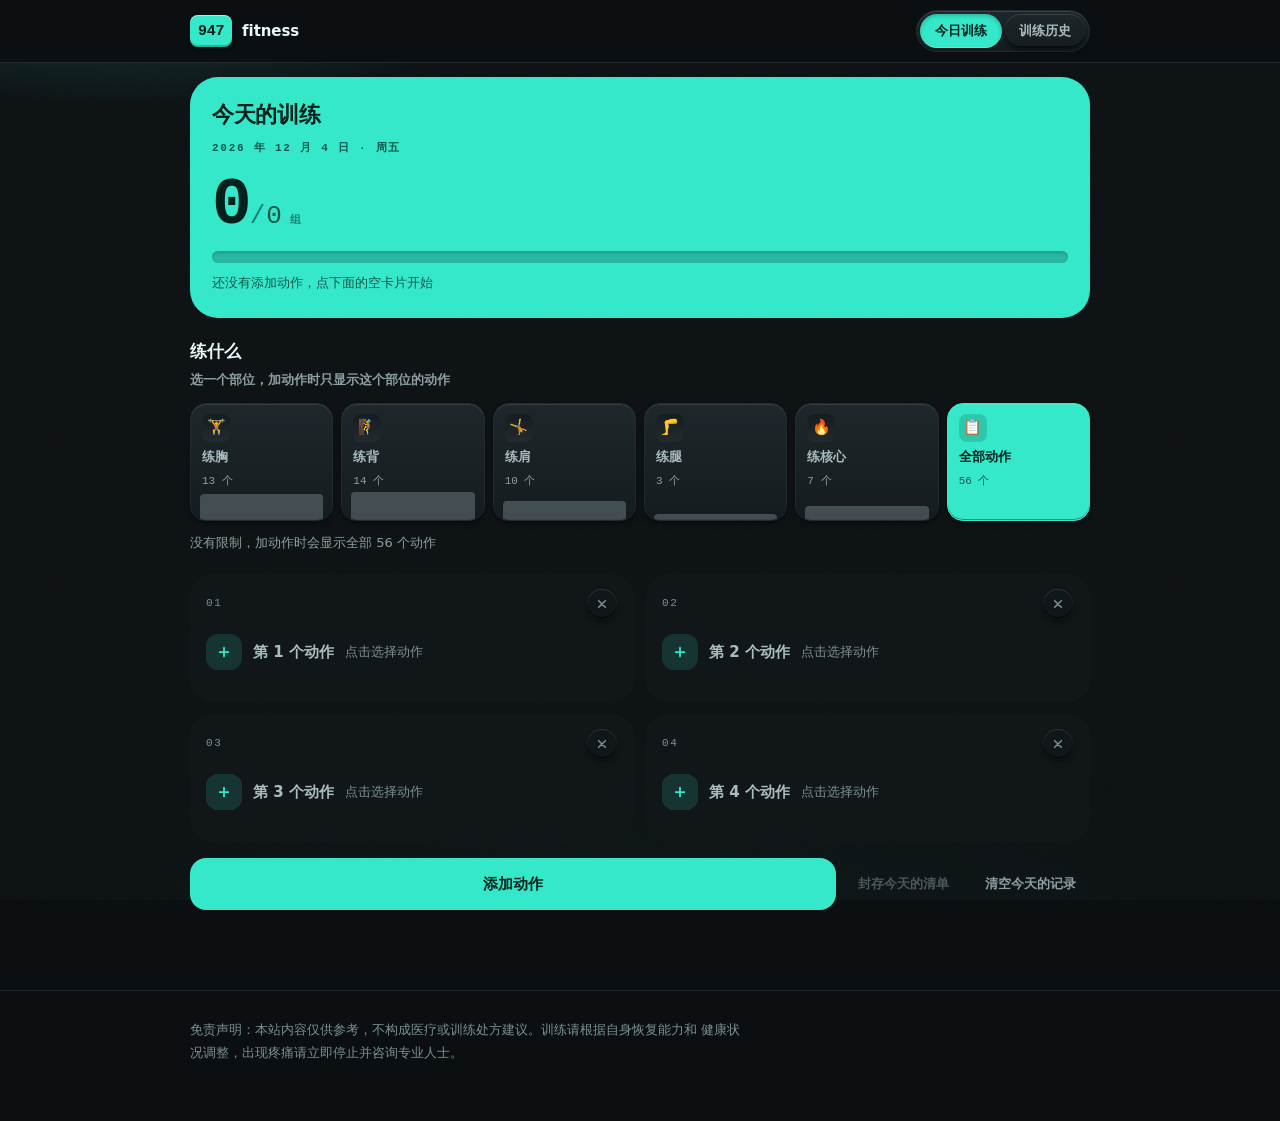
<file: index.html>
<!DOCTYPE html>
<html lang="zh-CN">
<head>
<meta charset="UTF-8">
<meta name="viewport" content="width=device-width, initial-scale=1">
<title>今日训练 · 947fitness</title>
<meta name="description" content="选今天练哪个部位，安排具体动作，点亮每一组记录完成进度。">
<link rel="icon" href="favicon.svg" type="image/svg+xml">
<meta property="og:type" content="website">
<meta property="og:title" content="947fitness · 今日训练">
<meta property="og:description" content="选部位 → 加动作 → 点圆点记组数。把每一次训练都留下来。">
<meta property="og:locale" content="zh_CN">
<meta name="twitter:card" content="summary">
<link rel="stylesheet" href="style.css">
</head>
<body>

<a class="skip-link" href="#main">跳到主要内容</a>

<header class="site-header">
  <div class="wrap header-row">
    <h1><a href="index.html"><span class="brand-mark">947</span><span class="brand-text">fitness</span></a></h1>
    <nav class="site-nav">
      <a href="index.html" class="active">今日训练</a>
      <a href="history.html">训练历史</a>
    </nav>
  </div>
</header>

<main class="wrap" id="main">

  <div class="plan-layout">
    <div class="plan-main">

      <section class="plan-head">
        <h1 class="plan-title">今天的训练</h1>
        <p class="plan-date" id="plan-date"></p>
      </section>

      <section class="meter" id="meter">
        <div class="meter-top">
          <span class="meter-num"><b id="meter-done">0</b><i>/</i><em id="meter-total">0</em></span>
          <span class="meter-unit">组</span>
          <span class="meter-pct" id="meter-pct"></span>
        </div>
        <div class="plan-progress">
          <div class="plan-progress-bar" id="progress-bar"></div>
        </div>
        <div class="meter-foot">
          <p class="plan-sub" id="plan-sub"></p>
          <button type="button" class="meter-out" id="output-card" hidden>输出记录</button>
        </div>
      </section>

      <section class="focus-card">
        <h2 class="focus-title">练什么</h2>
        <p class="focus-sub">选一个部位，加动作时只显示这个部位的动作</p>
        <div class="focus-list" id="focus-list"></div>
        <p class="focus-note" id="focus-note"></p>
      </section>

      <section class="plan-list" id="plan-list"></section>

      <div class="plan-foot">
        <button type="button" class="add-card" id="add-card">添加动作</button>
        <button type="button" class="seal" id="seal-day">封存今天的清单</button>
        <button type="button" class="reset" id="clear-plan">清空今天的记录</button>
      </div>

    </div>
  </div>

</main>

<!-- 选择动作：居中面板 -->
<div class="overlay" id="overlay" hidden>
  <div class="picker-panel" id="picker-panel">
    <div class="picker-panel-head">
      <input id="pick-q" type="search" autocomplete="off" placeholder="搜索动作…">
      <button type="button" id="pick-close" aria-label="关闭">✕</button>
    </div>
    <div class="pick-range" id="pick-range"></div>
    <div class="pick-quick" id="pick-quick"></div>
    <div class="pick-list" id="pick-list"></div>
  </div>
</div>

<!-- 今天这张记录：读数快照（封存之后才给输出） -->
<div class="overlay" id="card-overlay" hidden>
  <div class="card-panel">
    <div class="card-panel-head">
      <h2 class="card-panel-title">今天这张记录</h2>
      <button type="button" class="card-close" id="card-close" aria-label="关闭">✕</button>
    </div>
    <div class="card-stage">
      <canvas id="card-canvas" width="1080" height="1350" role="img"
              aria-label="今天的训练记录卡"></canvas>
    </div>
    <p class="card-hint" id="card-hint"></p>
    <div class="card-actions">
      <button type="button" class="card-save" id="card-save">保存图片</button>
      <button type="button" class="card-copy" id="card-copy">复制文字</button>
    </div>
  </div>
</div>

<footer class="site-footer">
  <div class="wrap">
    <p>
      免责声明：本站内容仅供参考，不构成医疗或训练处方建议。训练请根据自身恢复能力和
      健康状况调整，出现疼痛请立即停止并咨询专业人士。
    </p>
  </div>
</footer>

<script src="exercises.js"></script>
<script src="search-core.js"></script>
<script src="history.js"></script>
<script src="card.js"></script>
<script src="plan-page.js"></script>
</body>
</html>
</file>
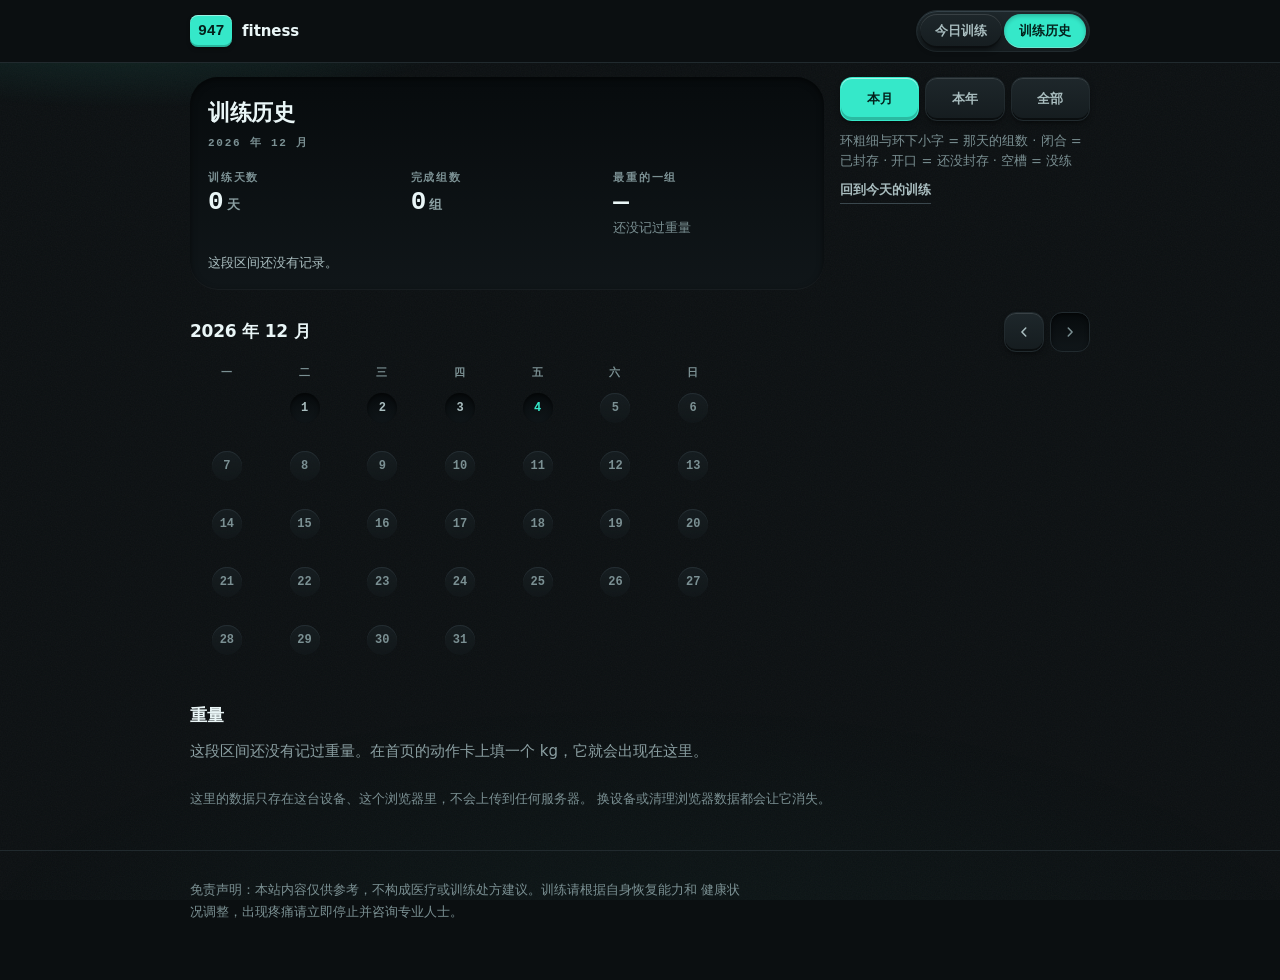
<file: history.html>
<!DOCTYPE html>
<html lang="zh-CN">
<head>
<meta charset="UTF-8">
<meta name="viewport" content="width=device-width, initial-scale=1">
<title>训练历史 · 947fitness</title>
<meta name="description" content="每一天是一枚环：闭合的是你确认过的一天，开口的是还开着的那一天。">
<link rel="icon" href="favicon.svg" type="image/svg+xml">
<meta property="og:type" content="website">
<meta property="og:title" content="947fitness · 训练历史">
<meta property="og:description" content="一页看完这个月：哪天练了、哪天断了、今天还开着。">
<meta property="og:locale" content="zh_CN">
<meta name="twitter:card" content="summary">
<link rel="stylesheet" href="style.css">
</head>
<body>

<a class="skip-link" href="#main">跳到主要内容</a>

<header class="site-header">
  <div class="wrap header-row">
    <h1><a href="index.html"><span class="brand-mark">947</span><span class="brand-text">fitness</span></a></h1>
    <nav class="site-nav">
      <a href="index.html">今日训练</a>
      <a href="history.html" class="active">训练历史</a>
    </nav>
  </div>
</header>

<main class="wrap" id="main">

  <div class="ledger-layout">

    <!-- 铭牌：挖出来的凹槽，数字刻在里面 -->
    <section class="ledger">
      <h1 class="ledger-title">训练历史</h1>
      <p class="ledger-range" id="ledger-range"></p>
      <div class="ledger-nums" id="ledger-nums"></div>
      <p class="ledger-cmp" id="ledger-cmp"></p>
    </section>

    <!-- 区间：本月 / 本年 / 全部 -->
    <section class="ledger-side">
      <div class="range-switch" id="range-switch"></div>
      <p class="ledger-legend" id="ledger-legend"></p>
      <a class="ledger-back" href="index.html">回到今天的训练</a>
    </section>

  </div>

  <!-- 主区：月 = 环历，年 = 12 栏柱阵，全部 = 年份清单 -->
  <section class="board" id="board" aria-live="polite"></section>

  <!-- 点开某一天，那天的清单就地展开 -->
  <section class="sheet" id="sheet" hidden></section>

  <!-- 重量销轨 -->
  <section class="rails" id="rails"></section>

  <!-- 清除：按当前区间（本月 / 本年 / 全部）。没有记录时这一段是空的 -->
  <section class="history-danger" id="danger"></section>

  <p class="history-note">
    这里的数据只存在这台设备、这个浏览器里，不会上传到任何服务器。
    换设备或清理浏览器数据都会让它消失。
  </p>

</main>

<footer class="site-footer">
  <div class="wrap">
    <p>
      免责声明：本站内容仅供参考，不构成医疗或训练处方建议。训练请根据自身恢复能力和
      健康状况调整，出现疼痛请立即停止并咨询专业人士。
    </p>
  </div>
</footer>

<script src="exercises.js"></script>
<script src="search-core.js"></script>
<script src="history.js"></script>
<script src="history-page.js"></script>
</body>
</html>
</file>
<file: style.css>
/* ==========================================================================
   947fitness —— 器械面板
   --------------------------------------------------------------------------
   世界：一台实心哑光的器械面板。层与层之间靠明度差和倒角受光边分开，没有半透明，没有模糊。
   材料：台面（近黑）、实体面（几档递增的实心灰）、凹槽（比台面更深）、电光青（唯一的强调）。

   规则（来自方向契约 .impeccable/surfaces/index-html.md，不要随意破坏）：
     · 全站没有 backdrop-filter，没有半透明面，没有彩色发光。层级只由明度差 + 倒角表达
     · 强调色只有一支：--accent。它只出现在 CTA、进度、点亮的组数灯、选中的部位、947 徽章
     · 全站只剩一支青：分类靠 emoji 和名字，色相不参与任何状态表达
     · 组数是页面上最大的东西，等宽数位，不回退成小字
     · 颜色不能是唯一信号：状态必须同时有文字或数字
     · 按下去必须有手感：位移 + 内阴影，过渡 80ms
   ========================================================================== */

/* --------------------------------------------------------------------------
   1. 设计变量
   -------------------------------------------------------------------------- */

:root {
  /* ---- 台面与实体面：一套实心哑光的明度阶梯 ----
     这里没有一个半透明值。层级 = 面与面的明度差 + 倒角的受光边。
     台面 → 实体面 → 更高的实体面 → 输入面，一级比一级亮；
     凹槽反而比台面更深，因为凹进去的东西受光更少。 */
  --ground:      #0B0F11;
  /* 面不是平色，是"上亮下暗"的不透明斜面——这是立体感的第一来源。
     凸起的东西上沿朝向光源，所以上面亮；凹进去的正好反过来。 */
  --panel:       linear-gradient(180deg, #1E272B 0%, #151C1F 100%);
  --panel-2:     linear-gradient(180deg, #283338 0%, #1D2629 100%);
  --panel-3:     linear-gradient(180deg, #161D20 0%, #222B2F 100%);   /* 输入面：凹的，上暗下亮 */
  --groove:      linear-gradient(180deg, #070B0D 0%, #101619 100%);   /* 凹槽：同样上暗下亮 */
  --edge-soft:   #212A2E;                   /* 实体面的常规边 */
  --edge-strong: #3A474D;                   /* 需要强调的边（空槽位虚线） */
  --edge-top:    #36434A;                   /* 上沿倒角的受光边 */
  --scrim:       rgba(4, 7, 9, .84);

  /* ---- 字 ----
     对比度按文字实际坐着的实体面算（--panel #171E21）：
     7.9 / 6.1 / 5.0:1，最低一级在地板之上。 */
  --ink:         #EAF6F7;
  --ink-2:       #A9BDBF;
  --ink-3:       #8B9FA2;
  --ink-dim:     #7B9093;

  /* ---- 电光青：唯一的强调 ---- */
  --accent:      #35E8C9;
  --accent-2:    #7CF3DE;
  --accent-ink:  #04211C;
  --accent-soft: rgba(53, 232, 201, .14);
  --accent-line: var(--accent);

  /* ---- 压在青色上的字 ----
     顶部那块青色仪表台做大之后，这一组才是页面的主要文字色。
     全部按实心青 #35E8C9 算过对比度：11:1 / 5.3:1 / 3.9:1。 */
  --on-accent:       #04211C;
  --on-accent-2:     rgba(4, 33, 28, .72);
  --on-accent-3:     rgba(4, 33, 28, .52);
  --on-accent-track: rgba(4, 33, 28, .24);
  --press-ink:    rgba(0, 0, 0, .5);    /* 按下去时内侧的影 */

  --danger:      #FF7A6B;
  --danger-soft: rgba(255, 122, 107, .13);
  --warn:        #FFD166;   /* 就地警告文字。状态色，不是分类色 */

  /* ---- 阴影与遮罩用的墨（中性，不带色相）---- */
  --shadow-ink:   rgba(0, 0, 0, .82);   /* 向外抬升的投影。一律短程、硬 */
  --bevel-light:  rgba(255, 255, 255, .4); /* 有色实心块上沿的倒角受光 */

  /* ---- 实体键的四个部件 ----
     上沿受光 + 下沿厚度 + 贴地短影，配上斜面渐变，键就立起来了。 */
  --key-top:     inset 0 1px 0 rgba(255, 255, 255, .12);
  --key-bottom:  inset 0 -2px 0 rgba(0, 0, 0, .5);
  --key-ground:  0 3px 7px -3px rgba(0, 0, 0, .85);
  --key-bottom-on: inset 0 -3px 0 rgba(0, 0, 0, .2);
  --key-top-on:    inset 0 1px 0 rgba(255, 255, 255, .55);

  /* ---- 动作卡片：比小键厚一档 ----
     卡片面积大，同样的厚度会显得薄，所以下沿和侧面都加倍。 */
  --card-top:    inset 0 1px 0 var(--edge-top);
  --card-bottom: inset 0 -8px 0 rgba(0, 0, 0, .62);
  --card-side:   0 12px 0 -1px var(--key-side-ink);
  --card-ground: 0 18px 16px -14px rgba(0, 0, 0, .95);
  --key-side-ink: #05080A;                   /* 键/卡的侧面：比台面更深，才看得出厚度 */
  --slot:          #111719;                  /* 空槽位的面：无边框按钮的底 */
  --slot-2:        #182024;                  /* 空槽位 hover */
  --inset-ink:    rgba(0, 0, 0, .55);   /* 凹槽内部的影 */
  --glyph-ink:    rgba(0, 0, 0, .55);   /* emoji 落在照片上的投影 */
  --code-text:    #A8D8CE;              /* 代码块文字 */

  /* ---- 圆角：内紧外松 ---- */
  --r-xxs: 4px;
  --r-xs: 8px;
  --r-sm: 12px;
  --r-md: 16px;
  --r-lg: 22px;
  --r-xl: 28px;
  --r-xl-inner: calc(var(--r-xl) - 1px);   /* 裁在容器里面的那一层，避免出现 1px 锯齿 */
  --r-pill: 999px;

  /* ---- 字号刻度 ---- */
  --s-display:     clamp(46px, 13vw, 66px);
  --s-display-sub: 26px;
  --s-h1:          22px;
  --s-h2:          17px;
  --s-body:        15px;
  --s-mini:        13px;
  --s-micro:       12px;
  --s-label:       11px;

  /* ---- 图标 / emoji 的字形尺寸不属于排版刻度，单列一组 ---- */
  --g-sm: 14px;
  --g-md: 18px;
  --g-lg: 34px;
  --g-xl: 46px;

  /* ---- 字体 ---- */
  --font: "Segoe UI Variable Display", "Segoe UI Variable Text", "Segoe UI",
          -apple-system, system-ui, "PingFang SC", "HarmonyOS Sans SC", "MiSans",
          "Microsoft YaHei UI", "Source Han Sans SC", "Noto Sans SC",
          "Hiragino Sans GB", "Microsoft YaHei", sans-serif;
  --num:  "Cascadia Mono", "SF Mono", ui-monospace, "JetBrains Mono",
          Consolas, monospace;

  /* ---- 缓动 ---- */
  --ease:     cubic-bezier(.22, .8, .28, 1);
  --ease-out: cubic-bezier(.16, 1, .3, 1);

  /* ---- 尺寸与层级 ---- */
  --wrap: 940px;
  --z-glow: 0;
  --z-base: 1;
  --z-header: 40;
  --z-foot: 50;
  --z-overlay: 80;
  --z-fx: 90;
}

/* --------------------------------------------------------------------------
   2. 基座
   -------------------------------------------------------------------------- */

*, *::before, *::after { box-sizing: border-box; }

[hidden] { display: none !important; }

html {
  background: var(--ground);
  color-scheme: dark;
  -webkit-text-size-adjust: 100%;
  scroll-behavior: smooth;
}

body {
  margin: 0;
  min-height: 100dvh;
  color: var(--ink);
  background: var(--ground);
  font-family: var(--font);
  font-size: var(--s-body);
  line-height: 1.6;
  -webkit-font-smoothing: antialiased;
  -moz-osx-font-smoothing: grayscale;
  caret-color: var(--accent);
}

/* 环境光：一团青光在左上，一团冷蓝在右上，底部再回一点青 */
body::before {
  content: "";
  position: fixed;
  inset: 0;
  z-index: var(--z-glow);
  pointer-events: none;
  background:
    radial-gradient(60% 30% at 50% -14%, rgba(53, 232, 201, .20), transparent 72%),
    radial-gradient(50% 26% at 10% -6%,  rgba(53, 232, 201, .24), transparent 70%),
    radial-gradient(90% 50% at 50% 108%, rgba(53, 232, 201, .03), transparent 62%);
  background-repeat: no-repeat;
}

/* 细噪点：破掉纯数字表面的塑料感 */
body::after {
  content: "";
  position: fixed;
  inset: 0;
  z-index: var(--z-glow);
  pointer-events: none;
  opacity: .04;
  mix-blend-mode: screen;
  background-image: url("data:image/svg+xml,%3Csvg xmlns='http://www.w3.org/2000/svg' width='140' height='140'%3E%3Cfilter id='n'%3E%3CfeTurbulence type='fractalNoise' baseFrequency='.8' numOctaves='3' stitchTiles='stitch'/%3E%3C/filter%3E%3Crect width='140' height='140' filter='url(%23n)'/%3E%3C/svg%3E");
  background-size: 140px 140px;
}

.site-header, main, .site-footer { position: relative; z-index: var(--z-base); }

::selection { background: var(--accent-soft); color: var(--accent-2); }

:focus-visible {
  outline: 2px solid var(--accent);
  outline-offset: 2px;
  border-radius: var(--r-xxs);
}
#pick-q:focus-visible { outline: none; }

/* 这些控件自己画焦点环（见第 4、6 节），但胶囊 chip 不画，
   所以它必须走全局焦点规则，绝不能把 outline 关掉不补回来 */
.chip:focus-visible {
  outline: 2px solid var(--accent);
  outline-offset: 2px;
  color: var(--accent);
  border-color: var(--accent-line);
}

* { scrollbar-width: thin; scrollbar-color: var(--edge-strong) transparent; }
*::-webkit-scrollbar { width: 10px; height: 10px; }
*::-webkit-scrollbar-track { background: transparent; }
*::-webkit-scrollbar-thumb {
  background: var(--edge-strong);
  border: 3px solid transparent;
  background-clip: content-box;
  border-radius: var(--r-pill);
}

/* --------------------------------------------------------------------------
   3. 排版
   -------------------------------------------------------------------------- */

h1, h2, h3, h4 { margin: 0; text-wrap: balance; }

.plan-title, .focus-title, .plan-name,
.brand-text, .fx-banner-title {
  text-wrap: balance;
}

p, li, .plan-sub, .focus-sub, .focus-note, .pick-empty,
.plan-warn, .site-footer p, .plan-empty-hint {
  text-wrap: pretty;
}

/* 标签的统一语言：小、宽字距、全大写 */
.sets-label,
.plan-date,
.pick-quick-label,
.focus-sub {
  font-size: var(--s-label);
  font-weight: 600;
  letter-spacing: .16em;
  text-transform: uppercase;
  color: var(--ink-3);
}

/* 正文级说明文字：句子不穿标签的衣服 */
.plan-sub,
.focus-sub,
.focus-note,
.plan-warn,
.pick-empty,
.site-footer p {
  font-size: var(--s-body);
  letter-spacing: 0;
  text-transform: none;
  line-height: 1.6;
}

/* --------------------------------------------------------------------------
   4. 骨架
   -------------------------------------------------------------------------- */

.wrap { max-width: var(--wrap); margin: 0 auto; padding: 0 20px; }

.skip-link {
  position: absolute;
  left: 16px;
  top: -90px;
  z-index: 200;
  padding: 11px 18px;
  border-radius: var(--r-sm);
  font-size: var(--s-mini);
  font-weight: 600;
  color: var(--accent-ink);
  background: var(--accent);
  text-decoration: none;
  transition: top .2s var(--ease);
}
.skip-link:focus { top: 14px; }

/* ---- 顶栏：玻璃条 ---- */
.site-header {
  position: sticky;
  top: 0;
  z-index: var(--z-header);
  background: var(--ground);
  border-bottom: 1px solid var(--edge-soft);
}

.header-row {
  display: flex;
  align-items: center;
  justify-content: space-between;
  gap: 16px;
  height: 62px;
}

.site-header h1 { margin: 0; font-size: var(--s-body); line-height: 1; }

.site-header h1 a {
  display: inline-flex;
  align-items: center;
  gap: 10px;
  color: var(--ink);
  text-decoration: none;
}

.brand-mark {
  display: inline-flex;
  align-items: center;
  justify-content: center;
  min-width: 32px;
  height: 32px;
  padding: 0 8px;
  border-radius: var(--r-xs);
  background: var(--accent);
  color: var(--accent-ink);
  font-family: var(--num);
  font-size: var(--s-body);
  font-weight: 700;
  letter-spacing: -.02em;
  box-shadow: 0 4px 12px -8px var(--shadow-ink), inset 0 1px 0 var(--bevel-light);
}

.brand-text { font-size: var(--s-body); font-weight: 600; letter-spacing: -.005em; color: var(--ink); }

/* 导航：实体分段控件 */
.site-nav {
  display: flex;
  gap: 2px;
  padding: 3px;
  border: 1px solid var(--edge-soft);
  border-radius: var(--r-pill);
  background: var(--panel);
  box-shadow: inset 0 1px 0 var(--edge-top);
}

.site-nav a {
  padding: 7px 15px;
  border-radius: var(--r-pill);
  font-size: var(--s-mini);
  font-weight: 600;
  color: var(--ink-2);
  text-decoration: none;
  transition: color .18s var(--ease), background .18s var(--ease);
}

.site-nav a:hover { color: var(--ink); background: var(--panel-2); }

/* 当前页：实心青 + 深色字 + 倒角，像一块压进去的键 */
.site-nav a.active {
  color: var(--accent-ink);
  background: var(--accent);
  /* 它是"已经被按住"的那一颗：只有受光，没有厚度和贴地影 */
  box-shadow: inset 0 2px 4px rgba(0, 0, 0, .22), inset 0 -1px 0 rgba(255, 255, 255, .3);
}

/* ---- 页脚 ---- */
.site-footer {
  margin-top: 40px;
  padding: 28px 0 56px;
  border-top: 1px solid var(--edge-soft);
}
.site-footer p {
  margin: 0;
  max-width: 68ch;
  font-size: var(--s-mini);
  line-height: 1.75;
  color: var(--ink-dim);
}

/* --------------------------------------------------------------------------
   5. 首页 —— 今日训练
   -------------------------------------------------------------------------- */

.plan-layout { max-width: var(--wrap); margin: 0 auto; padding: 14px 0 40px; }
.plan-main { min-width: 0; }

/* --------------------------------------------------------------------------
   5b. 青色仪表台
   --------------------------------------------------------------------------
   页面最上面这一整块是"仪表台"：今天做到哪、今天练什么，都在这里一次看完。
   它是一块实心青，不是深色底上加一点青。下面的深色区才是干活的地方。
   这一块是全站面积最大的强调色，也是"强调色要以面出现"的执行处。
   -------------------------------------------------------------------------- */
/* 表头：标题与日期坐在青色块的上半截 */
.plan-head {
  margin: 0;
  padding: 20px 22px 4px;
  background: var(--accent);
  border-radius: var(--r-xl) var(--r-xl) 0 0;
}

/* 标题克制，真正大的是读数 */
.plan-title {
  font-size: var(--s-h1);
  font-weight: 650;
  letter-spacing: -.015em;
  color: var(--on-accent);
}

.plan-date {
  margin: 8px 0 0;
  font-family: var(--num);
  font-variant-numeric: tabular-nums;
  color: var(--on-accent-2);
}

.plan-sub { margin: 10px 0 0; font-size: var(--s-mini); color: var(--on-accent-2); }
/* ---- 读数板里那行：封存之后才多出「输出记录」 ---- */
.meter-foot {
  display: flex;
  align-items: center;
  justify-content: space-between;
  gap: 12px;
  margin-top: 10px;
}
.meter-foot .plan-sub { margin: 0; }

/* 压在青色面上的小键：一块"陷进去"的槽，不给它第二个色块 */
.meter-out {
  flex: 0 0 auto;
  min-height: 40px;
  padding: 0 14px;
  border: 0;
  border-radius: var(--r-sm);
  background: var(--on-accent-track);
  color: var(--on-accent);
  font-family: inherit;
  font-size: var(--s-mini);
  font-weight: 650;
  white-space: nowrap;
  cursor: pointer;
  transition: background .18s var(--ease), transform .18s var(--ease),
              box-shadow .18s var(--ease);
}
.meter-out:hover { background: rgba(4, 33, 28, .34); }
.meter-out:active {
  transition-duration: .07s;
  transform: translateY(1px) scale(.97);
  box-shadow: inset 0 2px 6px rgba(0, 0, 0, .35);
}
  /* 它在青色读数板里面 */

.plan-warn {
  margin: 14px 0 0;
  padding: 12px 15px;
  border: 0;
  border-radius: var(--r-md);
  background: var(--on-accent);
  color: var(--warn);
  font-size: var(--s-mini);
}

/* ---- 读数板：全站唯一一块大面积实心青 ----
   它是这台器械的"表头"：今天做了多少、还差几组、进度到哪，一眼看完。
   页面其余部分都是深色工作面，强调色在别处只以小面积出现。 */
.meter {
  position: relative;
  padding: 14px 22px 24px;
  border-radius: 0 0 var(--r-xl) var(--r-xl);
  background: var(--accent);
}

/* 全部做满：表头不加任何框线。
   读数板和上面的标题块是同一块青的两半，在这里画任何一圈描边，
   它的上边缘都会变成横穿表头的一条线，把那块青切成两截。
   "做满"由三件事表达：右侧文字变成「今天做满了」、进度条走到头、以及当场的那次庆祝。 */

.meter-top { display: flex; align-items: baseline; gap: 8px; }

.meter-num {
  display: flex;
  align-items: baseline;
  font-family: var(--num);
  font-variant-numeric: tabular-nums;
}

.meter-num b {
  font-size: var(--s-display);
  font-weight: 600;
  line-height: .9;
  letter-spacing: -.045em;
  color: var(--on-accent);
}

.meter-num i,
.meter-num em {
  font-style: normal;
  font-size: var(--s-display-sub);
  line-height: 1;
}
.meter-num i { color: var(--on-accent-3); margin: 0 1px; }
.meter-num em { color: var(--on-accent-2); }

.meter-unit {
  font-size: var(--s-label);
  font-weight: 600;
  letter-spacing: .2em;
  text-transform: uppercase;
  color: var(--on-accent-3);
}

/* 右侧回答的是「今天还差几组」，不是把比例再说一遍 */
.meter-pct {
  margin-left: auto;
  font-size: var(--s-mini);
  font-weight: 700;
  color: var(--on-accent);
  white-space: nowrap;
}

.meter-pct b {
  font-family: var(--num);
  font-variant-numeric: tabular-nums;
  font-size: var(--s-h2);
  font-weight: 600;
  margin: 0 1px;
}

/* 轨道留 2px 内边距：填充走到 100% 时，凹槽仍然露在四周。
   否则填满的那一刻它就只是一条纯深的横线，横切在青块上，表头又不成一体了。 */
.plan-progress {
  height: 12px;
  padding: 2px;
  margin: 16px 0 0;
  border-radius: var(--r-pill);
  background: var(--on-accent-track);
  box-shadow: inset 0 2px 3px rgba(4, 33, 28, .18);
  overflow: hidden;
}

/* JS 用 transform: scaleX() 推进，所以这里必须是整宽 + 左原点 */
.plan-progress-bar {
  display: block;
  width: 100%;
  height: 100%;
  border-radius: var(--r-pill);
  background: var(--on-accent);
  transform: scaleX(0);
  transform-origin: left center;
  transition: transform .38s var(--ease-out);
}

/* ---- 今天练什么：深色工作面 ---- */
.focus-card { margin: 20px 0 0; }

.focus-title {
  font-size: var(--s-h2);
  font-weight: 650;
  letter-spacing: -.01em;
  color: var(--ink);
}

.focus-sub { margin: 5px 0 12px; font-size: var(--s-mini); color: var(--ink-3); }

.focus-list {
  display: grid;
  grid-template-columns: repeat(auto-fit, minmax(98px, 1fr));
  gap: 8px;
}

/* 每一格 = 一张小柱状图：上面是 emoji / 名称 / 个数，底下 30px 是数据轨，
   柱高正比于该部位的动作数（这条纪律从上一版「通道轨」继承下来） */
.focus-row {
  position: relative;
  display: flex;
  flex-direction: column;
  align-items: flex-start;
  gap: 5px;
  min-height: 86px;
  padding: 10px 11px 30px;
  border: 1px solid var(--edge-soft);
  border-radius: var(--r-md);
  background: var(--panel);
  box-shadow: inset 0 1px 0 var(--edge-top);
  color: var(--ink);
  font: inherit;
  text-align: left;
  cursor: pointer;
  overflow: hidden;
  transition: border-color .2s var(--ease), background .2s var(--ease),
              transform .2s var(--ease);
}

/* 柱子只活在底下那条轨里，永远不压到文字。
   它是数据（高度 = 该部位的动作数），但**不带颜色**——全站只留一支青，
   部位靠 emoji 和名字区分就够了。 */
.focus-row::after {
  content: "";
  position: absolute;
  left: 9px;
  right: 9px;
  bottom: 0;
  height: calc(var(--h, 60%) * .24);
  border-radius: var(--r-xxs) var(--r-xxs) 0 0;
  background: var(--ink-3);
  opacity: .38;
  transition: opacity .2s var(--ease);
}

.focus-row.all::after { display: none; }

.focus-row:hover { background: var(--panel-2); transform: translateY(-1px); }
.focus-row:hover::after { opacity: .75; }

/* 选中：整块翻成青色实心，文字转深色——三重信号，颜色不是唯一一条 */
.focus-row.active {
  border-color: var(--accent);
  background: var(--accent);
}
.focus-row.active::after { background: var(--accent-ink); opacity: .30; }
.focus-row.active .focus-label { color: var(--accent-ink); font-weight: 650; }
.focus-row.active .focus-count { color: rgba(4, 33, 28, .72); }
.focus-row.active .focus-emoji { background: rgba(4, 33, 28, .16); }

.focus-emoji {
  display: inline-flex;
  align-items: center;
  justify-content: center;
  width: 28px;
  height: 28px;
  border-radius: var(--r-xs);
  background: var(--panel-3);
  font-size: var(--s-body);
  line-height: 1;
}

.focus-label {
  position: relative;
  z-index: 1;
  font-size: var(--s-mini);
  font-weight: 600;
  color: var(--ink-2);
}

.focus-count {
  position: relative;
  z-index: 1;
  font-family: var(--num);
  font-variant-numeric: tabular-nums;
  font-size: var(--s-label);
  color: var(--ink-3);
}

.focus-note { margin: 12px 0 0; font-size: var(--s-mini); color: var(--ink-3); }
.focus-note.on { color: var(--accent); }

/* ---- 动作卡 ---- */
.plan-list {
  display: grid;
  grid-template-columns: 1fr;
  gap: 12px;
  margin: 20px 0 0;
}

/* 宽屏：卡片并排，别把手机版拉成一长条 */
@media (min-width: 760px) {
  .plan-list { grid-template-columns: repeat(2, minmax(0, 1fr)); }
}

.plan-card {
  position: relative;
  padding: 14px 16px 28px;            /* 底下留够，给下沿那道厚度让位 */
  border: 1px solid var(--edge-soft);
  border-radius: var(--r-lg);
  background: var(--panel);
  box-shadow: var(--card-top), var(--card-bottom), var(--card-side), var(--card-ground);
  transition: border-color .22s var(--ease), background .22s var(--ease),
              transform .22s var(--ease), box-shadow .22s var(--ease);
}

/* hover：整张抬起来一点，投影跟着变大——像被手指挑起一角 */
.plan-card:hover {
  background: var(--panel-2);
  transform: translateY(-2px);
  box-shadow: var(--card-top), var(--card-bottom), 0 15px 0 -1px var(--key-side-ink),
              0 24px 16px -15px rgba(0, 0, 0, .95);
}

/* 空槽位 = 一个**无边框按钮**。
   没有虚线、没有描边，靠一块平色的面 + ＋ 图标说明"这里可以放东西"。
   它和填了动作的卡靠三件事区分：面更暗（--slot 比 --panel 暗）、没有厚度、没有边。 */
.plan-card.empty {
  border: 0;
  background: var(--slot);
  box-shadow: none;
}
.plan-card.empty:hover {
  background: var(--slot-2);
  transform: none;
  box-shadow: none;
}

/* 做满：边线泛青，厚度保持不变（不靠第二个色相） */
.plan-card.complete {
  border-color: var(--accent);
  background: var(--panel-2);
  box-shadow: var(--card-top), var(--card-bottom), var(--card-side), var(--card-ground);
}

.plan-card-head {
  display: flex;
  align-items: center;
  justify-content: space-between;
  gap: 8px;
  margin-bottom: 10px;
}

.plan-num {
  font-family: var(--num);
  font-variant-numeric: tabular-nums;
  font-size: var(--s-label);
  letter-spacing: .16em;
  color: var(--ink-dim);
}

.plan-card.complete .plan-num { color: var(--accent); }

/* 圆形玻璃图标按钮。视觉 32px，::after 把可点区域撑到 44px */
.plan-remove {
  position: relative;
  display: inline-flex;
  align-items: center;
  justify-content: center;
  width: 32px;
  height: 32px;
  padding: 0;
  border: 1px solid transparent;
  border-radius: 50%;
  background: transparent;
  color: var(--ink-dim);
  font-family: inherit;
  font-size: var(--s-mini);
  line-height: 1;
  cursor: pointer;
  transition: color .18s var(--ease), background .18s var(--ease),
              border-color .18s var(--ease);
}

.plan-remove::after {
  content: "";
  position: absolute;
  inset: -6px;
}
.plan-remove:hover {
  color: var(--danger);
  background: var(--danger-soft);
  border-color: rgba(255, 122, 107, .35);
}

.plan-body { display: grid; gap: 9px; }

.plan-name {
  font-size: var(--s-h2);
  font-weight: 650;
  letter-spacing: -.012em;
  color: var(--ink);
}

.plan-tags { display: flex; flex-wrap: wrap; gap: 6px; }

.tag {
  padding: 4px 10px;
  border: 1px solid var(--edge-soft);
  border-radius: var(--r-pill);
  background: var(--panel);
  font-size: var(--s-label);
  font-weight: 600;
  letter-spacing: .04em;
  color: var(--ink-3);
  white-space: nowrap;
}

.tag.primary {
  border-color: transparent;
  background: var(--accent-soft);
  color: var(--accent);
}

/* ---- 空卡片 ---- */
/* 它自己就是按钮：无边框、无面色，整块可点，按下去有反馈（第 11 节） */
.plan-empty {
  display: flex;
  align-items: center;
  gap: 11px;
  width: 100%;
  padding: 4px 0;
  border: 0;
  background: transparent;
  color: inherit;
  font: inherit;
  text-align: left;
  cursor: pointer;
}

.plan-empty-icon {
  display: inline-flex;
  align-items: center;
  justify-content: center;
  width: 36px;
  height: 36px;
  flex: none;
  border-radius: var(--r-sm);
  background: var(--accent-soft);
  color: var(--accent);
  font-size: var(--s-h2);
  line-height: 1;
  transition: transform .2s var(--ease), background .2s var(--ease);
}
.plan-empty:hover .plan-empty-icon { background: var(--accent); color: var(--accent-ink); transform: scale(1.04); }

.plan-empty-text {
  display: block;
  font-size: var(--s-body);
  font-weight: 600;
  color: var(--ink-2);
}
.plan-empty-hint { display: block; font-size: var(--s-mini); color: var(--ink-dim); }

/* ---- 组数 ---- */
.sets-block { margin-top: 14px; }

.sets-top {
  display: flex;
  align-items: center;
  gap: 10px;
  margin-bottom: 10px;
}

/* 重量：一个空，单位固定 kg。做成凹槽（输入框是凹的，不是浮的） */
.set-weight {
  display: inline-flex;
  align-items: center;
  gap: 4px;
  font-size: var(--s-label);
  color: var(--ink-3);
}

.set-weight input {
  width: 54px;
  padding: 4px 7px;
  border: 1px solid var(--edge-soft);
  border-radius: var(--r-xs);
  background: var(--panel-3);
  color: var(--ink);
  font-family: var(--num);
  font-variant-numeric: tabular-nums;
  font-size: var(--s-mini);
  text-align: center;
  box-shadow: inset 0 2px 4px var(--inset-ink);
  transition: border-color .18s var(--ease);
}

.set-weight input::placeholder { color: var(--ink-dim); }

.set-weight input:focus {
  outline: none;
  border-color: var(--accent);
  background: var(--panel-2);
}

.sets-count { margin-left: auto; }

.sets-count {
  font-family: var(--num);
  font-variant-numeric: tabular-nums;
  font-size: var(--s-mini);
  font-weight: 600;
  color: var(--ink-2);
}
.plan-card.complete .sets-count { color: var(--accent); }

.sets-bottom {
  display: flex;
  align-items: center;
  justify-content: space-between;
  gap: 12px;
  flex-wrap: wrap;
}

.set-dots { display: flex; flex-wrap: wrap; gap: 6px; }

/* 组数灯：灭是一颗玻璃珠，亮是一颗发光的青色灯。
   尺寸说明：健身房单手点按要求更大的触点，但一组最多 12 颗，
   12 × 44px 在手机上不可能排下，所以取 30px + 允许换行；
   精确调节交给右边的步进器。 */
.set-dot {
  width: 30px;
  height: 30px;
  padding: 0;
  border: 1px solid var(--edge-soft);
  border-radius: 50%;
  background: var(--groove);
  box-shadow: inset 0 2px 4px var(--inset-ink);
  cursor: pointer;
  transition: background .18s var(--ease), border-color .18s var(--ease),
              box-shadow .18s var(--ease);
}

.set-dot:hover { border-color: var(--accent-line); background: var(--accent-soft); }

.set-dot.done {
  border-color: var(--accent);
  background: var(--accent);
  box-shadow: inset 0 1px 0 var(--bevel-light),
              inset 0 -2px 3px rgba(0, 0, 0, .22);
}

.set-dot.pop { animation: dot-pop .34s var(--ease-out); }

@keyframes dot-pop {
  0%   { transform: scale(.55); }
  55%  { transform: scale(1.22); }
  100% { transform: scale(1); }
}

/* 步进器 */
.sets-stepper {
  display: inline-flex;
  align-items: center;
  gap: 2px;
  padding: 3px;
  border: 1px solid var(--on-accent-track);
  border-radius: var(--r-pill);
  background: rgba(4, 33, 28, .16);
}

.sets-stepper button {
  display: inline-flex;
  align-items: center;
  justify-content: center;
  width: 38px;
  height: 38px;
  padding: 0;
  border: 0;
  border-radius: 50%;
  background: transparent;
  color: var(--ink-2);
  font-family: inherit;
  font-size: var(--s-h2);
  line-height: 1;
  cursor: pointer;
  transition: background .18s var(--ease), color .18s var(--ease);
}
.sets-stepper button:hover { background: var(--panel-3); color: var(--ink); }
.sets-stepper button:active { transform: scale(.94); }

.sets-stepper span {
  min-width: 28px;
  text-align: center;
  font-family: var(--num);
  font-variant-numeric: tabular-nums;
  font-size: var(--s-mini);
  font-weight: 600;
  color: var(--ink);
}

/* ---- 底部操作 ---- */
.plan-foot {
  display: flex;
  align-items: center;
  gap: 10px;
  margin: 16px 0 0;
}

.add-card {
  flex: 1;
  min-height: 52px;
  border: 0;
  border-radius: var(--r-md);
  background: var(--accent);
  color: var(--accent-ink);
  font-family: inherit;
  font-size: var(--s-body);
  font-weight: 650;
  letter-spacing: -.005em;
  cursor: pointer;
  box-shadow: 0 6px 16px -10px var(--shadow-ink),
              inset 0 1px 0 var(--bevel-light);
  transition: transform .18s var(--ease), box-shadow .18s var(--ease),
              filter .18s var(--ease);
}
.add-card:hover { filter: brightness(1.06); transform: translateY(-1px); }
.add-card:active { transform: translateY(1px) scale(.995); }

/* 它是动作栏里的次要动作，不该是第二个色块——否则栏里就出现了两层。
   做成纯文字，只在 hover 时才有颜色。 */
.reset {
  min-height: 52px;
  padding: 0 14px;
  border: 0;
  border-radius: var(--r-md);
  background: transparent;
  color: var(--ink-3);
  font-family: inherit;
  font-size: var(--s-mini);
  font-weight: 600;
  cursor: pointer;
  transition: color .18s var(--ease), background .18s var(--ease);
}
.reset:hover { color: var(--danger); background: var(--danger-soft); }

/* 「封存今天的清单」：平时是纯文字。做完全部动作、还没封存时它才转成青色——
   那是这一刻该被看见的东西；封好之后它变成一枚时间戳。 */
.seal {
  min-height: 52px;
  padding: 0 12px;
  border: 0;
  border-radius: var(--r-md);
  background: transparent;
  color: var(--ink-3);
  font-family: inherit;
  font-size: var(--s-mini);
  font-weight: 600;
  white-space: nowrap;
  cursor: pointer;
  transition: color .18s var(--ease), background .18s var(--ease);
}
.seal:hover { color: var(--ink); background: rgba(255, 255, 255, .05); }
.seal.is-ready { color: var(--accent); }
.seal.is-ready:hover { background: var(--accent-soft); }
.seal.is-sealed {
  color: var(--ink-2);
  font-family: var(--num);
  font-variant-numeric: tabular-nums;
}
.seal:disabled { color: var(--ink-dim); opacity: .55; cursor: default; background: transparent; }

/* 手机：主操作贴在屏幕底边（健身房单手场景）。
   注意它不是一个"层"：卡片是放在台面上的板，动作栏**不是板，是台面本身
   延伸到屏幕底边的那一条**——所以没有边框、没有圆角、没有自己的面色。 */
@media (max-width: 720px) {
  .plan-foot {
    position: sticky;
    bottom: 0;
    z-index: var(--z-foot);
    margin: 16px -20px 0;
    padding: 12px 20px 14px;
    border: 0;
    border-radius: 0;
    background: var(--ground);
    box-shadow: none;
  }

  /* 上沿接一道很短的渐隐：卡片滑到底下时不会被切出一条硬边。
     它只是台面色变透明，不是第二块面。 */
  .plan-foot::before {
    content: "";
    position: absolute;
    left: 0;
    right: 0;
    bottom: 100%;
    height: 18px;
    background: linear-gradient(180deg, transparent, var(--ground));
    pointer-events: none;
  }

  /* 三个动作要挤进一行：两个次要动作（封存 / 清空）收成 11px 的标签字，
     把宽度让给主操作。底部栏涨成两行，等于从训练现场拿走一屏。 */
  .seal,
  .reset {
    padding: 0 8px;
    font-size: var(--s-label);
  }
}

/* --------------------------------------------------------------------------
   6. 选择动作：玻璃面板
   -------------------------------------------------------------------------- */

.overlay {
  position: fixed;
  inset: 0;
  z-index: var(--z-overlay);
  display: flex;
  align-items: flex-start;
  justify-content: center;
  padding: 9vh 16px 16px;
  background: var(--scrim);
  animation: fade-in .18s var(--ease);
}

@keyframes fade-in { from { opacity: 0; } to { opacity: 1; } }

.picker-panel {
  width: 100%;
  max-width: 520px;
  max-height: 78vh;
  display: flex;
  flex-direction: column;
  overflow: hidden;
  border: 1px solid var(--edge-strong);
  border-radius: var(--r-xl);
  background: var(--panel);
  box-shadow: inset 0 1px 0 var(--edge-top);
  animation: panel-in .26s var(--ease-out);
}

@keyframes panel-in {
  from { opacity: 0; transform: translateY(-12px) scale(.985); }
  to   { opacity: 1; transform: none; }
}

.picker-panel-head {
  display: flex;
  align-items: center;
  gap: 10px;
  padding: 14px 16px;
  border-bottom: 1px solid var(--edge-soft);
}

#pick-q {
  flex: 1;
  min-width: 0;
  height: 44px;
  padding: 0 14px;
  border: 1px solid var(--edge-soft);
  border-radius: var(--r-md);
  background: var(--panel);
  color: var(--ink);
  font-family: inherit;
  font-size: var(--s-body);
  box-shadow: inset 0 1px 0 var(--edge-top);
  transition: border-color .18s var(--ease), background .18s var(--ease);
}
#pick-q::placeholder { color: var(--ink-dim); }
#pick-q:focus { border-color: var(--accent); background: var(--panel-2); }

#pick-close {
  position: relative;
  display: inline-flex;
  align-items: center;
  justify-content: center;
  width: 40px;
  height: 40px;
  flex: none;
  padding: 0;
  border: 1px solid var(--edge-soft);
  border-radius: 50%;
  background: var(--panel);
  color: var(--ink-2);
  font-family: inherit;
  font-size: var(--g-sm);
  line-height: 1;
  cursor: pointer;
  transition: color .18s var(--ease), background .18s var(--ease);
}

#pick-close::after {
  content: "";
  position: absolute;
  inset: -3px;
}
#pick-close:hover { color: var(--ink); background: var(--panel-3); }

.pick-range {
  display: flex;
  align-items: center;
  gap: 10px;
  padding: 12px 16px 0;
  flex-wrap: wrap;
}

.pick-range-text {
  font-size: var(--s-label);
  font-weight: 600;
  letter-spacing: .16em;
  text-transform: uppercase;
  color: var(--ink-3);
}

.pick-range-toggle {
  padding: 4px 11px;
  border: 1px solid var(--accent-line);
  border-radius: var(--r-pill);
  background: var(--accent-soft);
  color: var(--accent);
  font-family: inherit;
  font-size: var(--s-label);
  font-weight: 600;
  cursor: pointer;
  transition: background .18s var(--ease), color .18s var(--ease);
}
.pick-range-toggle:hover { background: var(--accent); color: var(--accent-ink); }

.pick-range-count {
  margin-left: auto;
  font-family: var(--num);
  font-variant-numeric: tabular-nums;
  font-size: var(--s-label);
  color: var(--ink-dim);
}

.pick-quick {
  display: flex;
  align-items: center;
  gap: 7px;
  padding: 12px 16px 0;
  flex-wrap: wrap;
}

.pick-quick-label { margin-right: 2px; }

.chip {
  padding: 6px 13px;
  border: 1px solid var(--edge-soft);
  border-radius: var(--r-pill);
  background: var(--panel);
  color: var(--ink-2);
  font-family: inherit;
  font-size: var(--s-mini);
  font-weight: 600;
  cursor: pointer;
  white-space: nowrap;
  transition: color .18s var(--ease), background .18s var(--ease),
              border-color .18s var(--ease), transform .18s var(--ease);
}
.chip:hover {
  color: var(--accent);
  border-color: var(--accent-line);
  background: var(--accent-soft);
  transform: translateY(-1px);
}

.pick-list {
  flex: 1;
  min-height: 0;
  overflow-y: auto;
  padding: 12px 10px 14px;
  display: grid;
  gap: 2px;
  align-content: start;
}

.pick-item {
  display: grid;
  gap: 3px;
  width: 100%;
  padding: 11px 14px;
  border: 1px solid transparent;
  border-radius: var(--r-sm);
  background: transparent;
  color: inherit;
  font: inherit;
  text-align: left;
  cursor: pointer;
  transition: background .14s var(--ease), border-color .14s var(--ease);
}
.pick-item:hover { background: var(--panel); }
.pick-item.active {
  background: var(--accent-soft);
  border-color: var(--accent-line);
}

.pick-name { font-size: var(--s-body); font-weight: 600; color: var(--ink); }

.pick-meta {
  font-size: var(--s-label);
  letter-spacing: .06em;
  color: var(--ink-dim);
}

.pick-empty {
  padding: 24px 14px;
  font-size: var(--s-mini);
  color: var(--ink-dim);
  text-align: center;
}

/* --------------------------------------------------------------------------
   7. 庆祝特效
   -------------------------------------------------------------------------- */

.fx-layer {
  position: fixed;
  inset: 0;
  z-index: var(--z-fx);
  pointer-events: none;
  overflow: hidden;
}

.fx-particle,
.fx-ribbon {
  position: absolute;
  border-radius: 50%;
  animation: fx-out .95s var(--ease-out) forwards;
}

.fx-ribbon { border-radius: var(--r-xxs); animation-name: fx-out-spin; }

@keyframes fx-out {
  from { opacity: 1; transform: translate(-50%, -50%) translate(0, 0) scale(1); }
  to   { opacity: 0; transform: translate(-50%, -50%) translate(var(--tx), var(--ty)) scale(.35); }
}

@keyframes fx-out-spin {
  from { opacity: 1; transform: translate(-50%, -50%) rotate(0deg) translate(0, 0); }
  to   { opacity: 0; transform: translate(-50%, -50%) rotate(var(--rot)) translate(var(--tx), var(--ty)) scale(.5); }
}

.fx-ring {
  position: absolute;
  width: 22px;
  height: 22px;
  margin: -11px 0 0 -11px;
  border: 1.5px solid var(--accent);
  border-radius: 50%;
  animation: fx-ring .9s var(--ease-out) forwards;
}
.fx-ring.big { width: 44px; height: 44px; margin: -22px 0 0 -22px; border-width: 2px; }

@keyframes fx-ring {
  from { opacity: .85; transform: scale(.35); }
  to   { opacity: 0; transform: scale(6); }
}

.fx-confetti {
  position: absolute;
  top: -6vh;
  border-radius: var(--r-xxs);
  animation: fx-fall 3s linear forwards;
}

@keyframes fx-fall {
  0%   { opacity: 0; transform: translate3d(0, 0, 0) rotate(0deg); }
  8%   { opacity: 1; }
  100% { opacity: 0; transform: translate3d(var(--drift), 108vh, 0) rotate(var(--rot)); }
}

.fx-banner {
  position: absolute;
  left: 50%;
  top: 46%;
  padding: 22px 30px;
  border: 1px solid var(--accent-line);
  border-radius: var(--r-lg);
  background: var(--panel);
  text-align: center;
  border-color: var(--accent);
  box-shadow: inset 0 1px 0 var(--edge-top), 0 6px 16px -10px var(--shadow-ink);
  animation: fx-banner 3.7s var(--ease-out) forwards;
}

.fx-banner-title {
  font-size: var(--s-h1);
  font-weight: 650;
  letter-spacing: -.015em;
  color: var(--on-accent);
}

.fx-banner-sub {
  margin-top: 6px;
  font-size: var(--s-mini);
  color: var(--accent);
}

@keyframes fx-banner {
  0%   { opacity: 0; transform: translate(-50%, -50%) translateY(12px) scale(.96); }
  10%  { opacity: 1; transform: translate(-50%, -50%) translateY(0) scale(1); }
  84%  { opacity: 1; transform: translate(-50%, -50%) translateY(0) scale(1); }
  100% { opacity: 0; transform: translate(-50%, -50%) translateY(-6px) scale(1); }
}

/* 刚填上动作 / 刚做满：给卡片一次呼吸 */
.plan-card.just-filled { animation: card-lift .6s var(--ease-out); }
/* card-lift 只动 transform，不动 box-shadow，所以厚度自动保留 */

@keyframes card-lift {
  0%   { transform: scale(.985); }
  60%  { transform: scale(1.004); }
  100% { transform: scale(1); }
}

.plan-card.just-complete { animation: card-flash .7s var(--ease-out); }

@keyframes card-flash {
  0% {
    box-shadow: inset 0 0 0 3px var(--accent), var(--card-top), var(--card-bottom),
                var(--card-side), var(--card-ground);
  }
  100% {
    box-shadow: inset 0 0 0 3px transparent, var(--card-top), var(--card-bottom),
                var(--card-side), var(--card-ground);
  }
}

/* --------------------------------------------------------------------------
   7b. 今天这张记录 —— 读数快照浮层
   --------------------------------------------------------------------------
   卡片本身由 card.js 用 Canvas 画（零依赖，不用任何外链库），
   这里只管装着它的那层面板：和选择动作面板同一套构造（实体面 + 上沿倒角 + 遮罩），
   一行新材质都不造。
   -------------------------------------------------------------------------- */
.card-panel {
  width: 100%;
  max-width: 480px;
  max-height: 82vh;
  display: flex;
  flex-direction: column;
  overflow: hidden;
  border: 1px solid var(--edge-strong);
  border-radius: var(--r-xl);
  background: var(--panel);
  box-shadow: inset 0 1px 0 var(--edge-top);
  animation: panel-in .26s var(--ease-out);
}

.card-panel-head {
  display: flex;
  align-items: center;
  justify-content: space-between;
  gap: 10px;
  padding: 14px 16px;
  border-bottom: 1px solid var(--edge-soft);
}

.card-panel-title { margin: 0; font-size: var(--s-h2); font-weight: 650; letter-spacing: -.012em; color: var(--ink); }

/* 关闭键：和选择面板那颗同一套自绘掩膜 */
.card-close {
  display: inline-flex;
  align-items: center;
  justify-content: center;
  width: 40px;
  height: 40px;
  flex: none;
  padding: 0;
  border: 1px solid var(--edge-soft);
  border-radius: 50%;
  background: var(--panel);
  color: var(--ink-2);
  font-size: 0;
  cursor: pointer;
  box-shadow: var(--key-top), var(--key-bottom), var(--key-ground);
  transition: color .18s var(--ease), background .18s var(--ease),
              box-shadow .18s var(--ease);
}
.card-close::before {
  content: "";
  display: block;
  width: 14px;
  height: 14px;
  background-color: currentColor;
  -webkit-mask-image: url("data:image/svg+xml,%3Csvg xmlns='http://www.w3.org/2000/svg' viewBox='0 0 16 16' fill='none' stroke='%23000' stroke-width='1.75' stroke-linecap='round'%3E%3Cpath d='M4.2 4.2l7.6 7.6M11.8 4.2l-7.6 7.6'/%3E%3C/svg%3E");
          mask-image: url("data:image/svg+xml,%3Csvg xmlns='http://www.w3.org/2000/svg' viewBox='0 0 16 16' fill='none' stroke='%23000' stroke-width='1.75' stroke-linecap='round'%3E%3Cpath d='M4.2 4.2l7.6 7.6M11.8 4.2l-7.6 7.6'/%3E%3C/svg%3E");
  -webkit-mask-repeat: no-repeat; mask-repeat: no-repeat;
  -webkit-mask-position: center;  mask-position: center;
  -webkit-mask-size: contain;     mask-size: contain;
}
.card-close:hover { background: var(--panel-2); color: var(--ink); }
.card-close:active {
  transition-duration: .07s;
  transform: translateY(1px) scale(.94);
  box-shadow: inset 0 2px 5px var(--press-ink);
}

/* 卡片预览：凹槽里放一块屏 */
.card-stage {
  margin: 14px 16px 0;
  border-radius: var(--r-md);
  overflow: auto;
  background: var(--ground);
  box-shadow: inset 0 2px 6px var(--inset-ink);
}
.card-stage canvas { display: block; width: 100%; height: auto; }

.card-hint { margin: 10px 16px 0; font-size: var(--s-mini); line-height: 1.5; color: var(--ink-dim); }

.card-actions { display: flex; gap: 8px; padding: 12px 16px 16px; }

.card-save {
  flex: 1;
  min-height: 48px;
  border: 0;
  border-radius: var(--r-md);
  background: var(--accent);
  color: var(--accent-ink);
  font-family: inherit;
  font-size: var(--s-body);
  font-weight: 650;
  cursor: pointer;
  box-shadow: var(--key-top-on), var(--key-bottom-on), var(--key-ground);
  transition: filter .18s var(--ease), transform .18s var(--ease),
              box-shadow .18s var(--ease);
}
.card-save:hover { filter: brightness(1.06); }
.card-save:active {
  transition-duration: .07s;
  transform: translateY(2px) scale(.995);
  box-shadow: inset 0 3px 9px var(--press-ink);
}

.card-copy {
  flex: 0 0 auto;
  min-height: 48px;
  padding: 0 18px;
  border: 1px solid var(--edge-soft);
  border-radius: var(--r-md);
  background: var(--panel-2);
  color: var(--ink);
  font-family: inherit;
  font-size: var(--s-mini);
  font-weight: 600;
  cursor: pointer;
  box-shadow: var(--key-top), var(--key-bottom), var(--key-ground);
  transition: background .18s var(--ease), transform .18s var(--ease),
              box-shadow .18s var(--ease);
}
.card-copy:hover { background: var(--panel-3); }
.card-copy:active {
  transition-duration: .07s;
  transform: translateY(1px) scale(.97);
  box-shadow: inset 0 2px 6px var(--press-ink);
}

/* 掩膜画不出来时把字形还回来（关闭键是唯一一个用掩膜的新键） */
@media (forced-colors: active) {
  .card-close { font-size: var(--s-mini); }
  .card-close::before { display: none; }
}
@supports not ((-webkit-mask-image: url("data:image/svg+xml,%3Csvg/%3E")) or (mask-image: url("data:image/svg+xml,%3Csvg/%3E"))) {
  .card-close { font-size: var(--s-mini); }
  .card-close::before { display: none; }
}

/* 复制两条路径都失败时就地给的输入面（把文本选中，让他自己按 Ctrl/⌘ + C）*/
.card-manual {
  display: block;
  width: calc(100% - 32px);
  margin: 10px 16px 0;
  min-height: 96px;
  padding: 10px 12px;
  border: 1px solid var(--edge-soft);
  border-radius: var(--r-sm);
  background: var(--panel-3);
  color: var(--ink);
  font-family: var(--font);
  font-size: var(--s-mini);
  line-height: 1.6;
  resize: vertical;
  box-shadow: inset 0 1px 0 var(--edge-top);
}
.card-manual[hidden] { display: none; }

/* --------------------------------------------------------------------------
   8. 训练历史 —— 这台机器自己的记录盘
   --------------------------------------------------------------------------
   一天 = 一枚环。它只回答一件事：这一天有没有被封存过。
     · 闭合的圆        = 已封存（那天你在首页按过「封存今天的清单」）
     · 开口的弧 + 指针 = 有记录但还没封存（含"今天"）
     · 空槽            = 那天没练。它是一块凹进去的孔，不画低谷、不道歉
   两条数据编码沿用首页的纪律（共用一条轴、不做装饰性压缩）：
   环的粗细 = 那天的完成组数 ÷ 本区间最大值，环下小字写同一个数字。
   这一页没有第二块大面积青：铭牌是挖出来的凹槽，青只做区间胶囊、指针、销子。
   -------------------------------------------------------------------------- */

/* ---- 铭牌：一块挖出来的面板，数字刻在里面 ---- */
.ledger-layout {
  display: grid;
  grid-template-columns: minmax(0, 1fr);
  gap: 12px;
  margin: 14px 0 0;
}

.ledger {
  padding: 18px 18px 16px;
  border-radius: var(--r-xl);
  background: var(--groove);                   /* 凹槽：比台面更深 */
  box-shadow: inset 0 2px 6px var(--inset-ink),
              inset 0 -1px 0 rgba(255, 255, 255, .05);
}

.ledger-title {
  margin: 0;
  font-size: var(--s-h1);
  font-weight: 650;
  letter-spacing: -.015em;
  color: var(--ink);
}

.ledger-range {
  margin: 5px 0 0;
  font-family: var(--num);
  font-size: var(--s-label);
  font-weight: 600;
  letter-spacing: .16em;
  text-transform: uppercase;
  color: var(--ink-dim);
}

.ledger-nums {
  display: grid;
  grid-template-columns: repeat(3, minmax(0, 1fr));
  gap: 10px;
  margin: 16px 0 0;
}

.num-box { display: flex; flex-direction: column; gap: 3px; min-width: 0; }

.num-label {
  font-size: var(--s-label);
  font-weight: 600;
  letter-spacing: .16em;
  color: var(--ink-dim);
}

/* 这三个数是这一页最大的东西。仍然不许超过首页那个读数：
   全站最大的数字只有一个，刻度里它就是 --s-display-sub 这一级。 */
.num-value {
  display: flex;
  align-items: baseline;
  gap: 3px;
  font-family: var(--num);
  font-variant-numeric: tabular-nums;
  font-size: var(--s-display-sub);
  font-weight: 600;
  line-height: 1;
  color: var(--ink);
}

.num-unit { font-family: var(--font); font-style: normal; font-size: var(--s-mini); font-weight: 600; color: var(--ink-3); }
.num-note { font-size: var(--s-mini); color: var(--ink-dim); overflow: hidden; text-overflow: ellipsis; white-space: nowrap; }

.ledger-cmp { margin: 14px 0 0; font-size: var(--s-mini); color: var(--ink-2); }

/* ---- 区间切换：本月 / 本年 / 全部 ---- */
.ledger-side { display: flex; flex-direction: column; gap: 10px; }

.range-switch { display: flex; gap: 6px; }

.range-btn {
  flex: 1;
  min-height: 44px;
  padding: 0 10px;
  border: 1px solid var(--edge-soft);
  border-radius: var(--r-sm);
  background: var(--panel);
  color: var(--ink-2);
  font-family: inherit;
  font-size: var(--s-mini);
  font-weight: 600;
  cursor: pointer;
  box-shadow: var(--key-top), var(--key-bottom), var(--key-ground);
  transition: background .18s var(--ease), color .18s var(--ease),
              box-shadow .18s var(--ease), transform .18s var(--ease);
}
.range-btn:hover { background: var(--panel-2); color: var(--ink); }
.range-btn:active { transition-duration: .07s; transform: translateY(1px) scale(.97); box-shadow: inset 0 2px 6px var(--press-ink); }
.range-btn.is-on {
  border-color: transparent;
  background: var(--accent);
  color: var(--accent-ink);
  box-shadow: var(--key-top-on), var(--key-bottom-on), var(--key-ground);
}

.ledger-legend { margin: 0; font-size: var(--s-mini); line-height: 1.5; color: var(--ink-dim); }

.ledger-back {
  align-self: flex-start;
  font-size: var(--s-mini);
  font-weight: 600;
  color: var(--ink-2);
  text-decoration: none;
  border-bottom: 1px solid var(--edge-strong);
  padding-bottom: 2px;
  transition: color .18s var(--ease), border-color .18s var(--ease);
}
.ledger-back:hover { color: var(--accent); border-color: var(--accent-line); }
.ledger-back:active { transform: translateY(1px); }

/* ---- 主区：月份头 + 上一个/下一个月 ---- */
.board { margin: 22px 0 0; }

.board-head {
  display: flex;
  align-items: center;
  justify-content: space-between;
  gap: 12px;
  margin-bottom: 12px;
}

.board-title { margin: 0; font-size: var(--s-h2); font-weight: 650; letter-spacing: -.012em; color: var(--ink); }

.board-nav { display: flex; gap: 6px; }

.month-btn {
  width: 40px;
  height: 40px;
  border: 1px solid var(--edge-soft);
  border-radius: var(--r-sm);
  background: var(--panel);
  color: var(--ink-2);
  font-size: 0;                              /* 字形被掩膜换掉 */
  cursor: pointer;
  box-shadow: var(--key-top), var(--key-bottom), var(--key-ground);
  transition: background .18s var(--ease), color .18s var(--ease),
              box-shadow .18s var(--ease), transform .18s var(--ease);
}
.month-btn::before {
  content: "";
  display: block;
  width: 14px;
  height: 14px;
  margin: 0 auto;
  background-color: currentColor;
  -webkit-mask-repeat: no-repeat; mask-repeat: no-repeat;
  -webkit-mask-position: center;  mask-position: center;
  -webkit-mask-size: contain;     mask-size: contain;
}
.month-prev::before {
  -webkit-mask-image: url("data:image/svg+xml,%3Csvg xmlns='http://www.w3.org/2000/svg' viewBox='0 0 16 16' fill='none' stroke='%23000' stroke-width='1.75' stroke-linecap='round' stroke-linejoin='round'%3E%3Cpath d='M10 3.5L5.6 8l4.4 4.5'/%3E%3C/svg%3E");
          mask-image: url("data:image/svg+xml,%3Csvg xmlns='http://www.w3.org/2000/svg' viewBox='0 0 16 16' fill='none' stroke='%23000' stroke-width='1.75' stroke-linecap='round' stroke-linejoin='round'%3E%3Cpath d='M10 3.5L5.6 8l4.4 4.5'/%3E%3C/svg%3E");
}
.month-next::before {
  -webkit-mask-image: url("data:image/svg+xml,%3Csvg xmlns='http://www.w3.org/2000/svg' viewBox='0 0 16 16' fill='none' stroke='%23000' stroke-width='1.75' stroke-linecap='round' stroke-linejoin='round'%3E%3Cpath d='M6 3.5L10.4 8 6 12.5'/%3E%3C/svg%3E");
          mask-image: url("data:image/svg+xml,%3Csvg xmlns='http://www.w3.org/2000/svg' viewBox='0 0 16 16' fill='none' stroke='%23000' stroke-width='1.75' stroke-linecap='round' stroke-linejoin='round'%3E%3Cpath d='M6 3.5L10.4 8 6 12.5'/%3E%3C/svg%3E");
}
.month-btn:hover:not(:disabled) { background: var(--panel-2); color: var(--ink); }
.month-btn:active:not(:disabled) { transition-duration: .07s; transform: translateY(1px) scale(.94); box-shadow: inset 0 2px 5px var(--press-ink); }
/* 到头了的那个键是真的按不动：它应该是"陷进去"的，不是"变淡的" */
.month-btn:disabled { color: var(--ink-dim); cursor: default; background: var(--groove); box-shadow: inset 0 2px 4px var(--inset-ink); }

/* ---- 月环历：七列，一天一枚 ---- */
.ring-grid {
  display: grid;
  grid-template-columns: repeat(7, minmax(0, 1fr));
  gap: 4px;
}

.ring-dow {
  padding: 0 0 4px;
  text-align: center;
  font-size: var(--s-label);
  font-weight: 600;
  letter-spacing: .1em;
  color: var(--ink-dim);
}

.ring-void { min-height: 54px; }

.ring-day {
  position: relative;
  height: 54px;
  padding: 0;
  border: 0;
  border-radius: var(--r-sm);
  background: transparent;
  color: var(--ink-2);
  font-family: inherit;
  cursor: pointer;
  transition: background .18s var(--ease), box-shadow .18s var(--ease),
              transform .18s var(--ease);
}
.ring-day:hover { background: var(--panel); }
.ring-day:active {
  transition-duration: .07s;
  transform: translateY(1px) scale(.97);
  box-shadow: inset 0 2px 10px var(--press-ink);
}

/* 凹槽环：一块实心底 + 内侧影。它就是"这一天"的那个孔 */
.ring-disc {
  position: absolute;
  top: 3px;
  left: 50%;
  width: 30px;
  height: 30px;
  margin-left: -15px;
  border-radius: 50%;
  background: var(--groove);
  box-shadow: inset 0 2px 4px var(--inset-ink);
}

.ring-svg { position: absolute; top: 0; left: 50%; width: 36px; height: 36px; margin-left: -18px; }
.ring-arc { fill: none; stroke: var(--accent); stroke-linecap: round; }
.ring-tip { fill: var(--accent); }

.ring-num {
  position: absolute;
  top: 3px;
  left: 0;
  right: 0;
  height: 30px;
  display: flex;
  align-items: center;
  justify-content: center;
  font-family: var(--num);
  font-variant-numeric: tabular-nums;
  font-size: var(--s-micro);
  font-weight: 600;
  color: var(--ink-2);
}

.ring-day.is-sealed .ring-num { color: var(--ink); }

/* 环下面那个数字：颜色和粗细都不是唯一信号，数字必须写出来 */
.ring-sets {
  position: absolute;
  top: 39px;
  left: 0;
  right: 0;
  text-align: center;
  font-family: var(--num);
  font-variant-numeric: tabular-nums;
  font-size: var(--s-label);
  color: var(--ink-3);
}
.ring-day.is-sealed .ring-sets { color: var(--ink-2); }

/* 今天：数字是青的（还有环上那根指针一起说同一件事） */
.ring-day.is-today .ring-num { color: var(--accent); }

/* 还没到的日子：不是孔，是还没加工的一块面 */
.ring-day.is-future { cursor: default; }
.ring-day.is-future .ring-disc {
  background: var(--panel);
  box-shadow: inset 0 1px 0 var(--edge-top);
  opacity: .55;
}
.ring-day.is-future .ring-num { color: var(--ink-dim); }
.ring-day.is-future:hover { background: transparent; }
.ring-day.is-future:active { transform: none; }

.ring-day.is-picked { background: var(--panel-2); box-shadow: inset 0 0 0 1px var(--accent); }

/* ---- 展开的那一天 ---- */
.sheet {
  margin: 16px 0 0;
  padding: 16px;
  border: 1px solid var(--edge-soft);
  border-radius: var(--r-lg);
  background: var(--panel);
  box-shadow: inset 0 1px 0 var(--edge-top);
}
.sheet[hidden] { display: none; }

.sheet-head { display: flex; align-items: flex-start; justify-content: space-between; gap: 10px; }
.sheet-date { margin: 0; font-size: var(--s-h2); font-weight: 650; letter-spacing: -.012em; color: var(--ink); }
.sheet-tags { display: flex; flex-wrap: wrap; gap: 6px; margin: 7px 0 0; }

.sheet-tag {
  padding: 3px 9px;
  border-radius: var(--r-pill);
  background: var(--panel-3);
  color: var(--ink-3);
  font-size: var(--s-label);
  font-weight: 600;
  letter-spacing: .1em;
}
.sheet-tag.is-on { background: var(--accent-soft); color: var(--accent); }

.sheet-close {
  flex: 0 0 auto;
  width: 40px;
  height: 40px;
  border: 1px solid var(--edge-soft);
  border-radius: var(--r-sm);
  background: var(--panel);
  color: var(--ink-2);
  font-size: 0;                              /* 字形被掩膜换掉 */
  cursor: pointer;
  box-shadow: var(--key-top), var(--key-bottom), var(--key-ground);
  transition: box-shadow .18s var(--ease), transform .18s var(--ease), color .18s var(--ease);
}
.sheet-close::before {
  content: "";
  display: block;
  width: 14px;
  height: 14px;
  margin: 0 auto;
  background-color: currentColor;
  -webkit-mask-repeat: no-repeat; mask-repeat: no-repeat;
  -webkit-mask-position: center;  mask-position: center;
  -webkit-mask-size: contain;     mask-size: contain;
  -webkit-mask-image: url("data:image/svg+xml,%3Csvg xmlns='http://www.w3.org/2000/svg' viewBox='0 0 16 16' fill='none' stroke='%23000' stroke-width='1.75' stroke-linecap='round'%3E%3Cpath d='M4.2 4.2l7.6 7.6M11.8 4.2l-7.6 7.6'/%3E%3C/svg%3E");
          mask-image: url("data:image/svg+xml,%3Csvg xmlns='http://www.w3.org/2000/svg' viewBox='0 0 16 16' fill='none' stroke='%23000' stroke-width='1.75' stroke-linecap='round'%3E%3Cpath d='M4.2 4.2l7.6 7.6M11.8 4.2l-7.6 7.6'/%3E%3C/svg%3E");
}
.sheet-close:hover { background: var(--panel-2); color: var(--ink); }
.sheet-close:active { transition-duration: .07s; transform: translateY(1px) scale(.94); box-shadow: inset 0 2px 5px var(--press-ink); }

.sheet-rows { margin: 14px 0 0; }

.sheet-row {
  display: grid;
  grid-template-columns: minmax(0, 1fr) auto minmax(64px, auto);
  align-items: baseline;
  gap: 10px;
  padding: 9px 0;
  border-top: 1px solid var(--edge-soft);
}
.sheet-row:first-child { border-top: 0; padding-top: 2px; }

.sheet-ex { font-size: var(--s-mini); font-weight: 600; color: var(--ink); overflow: hidden; text-overflow: ellipsis; white-space: nowrap; }

.sheet-sets { font-family: var(--num); font-variant-numeric: tabular-nums; font-size: var(--s-mini); color: var(--ink-2); }
.sheet-sets b { color: var(--ink); font-weight: 600; }
.sheet-sets i { font-style: normal; color: var(--ink-dim); }

.sheet-kg { font-family: var(--num); font-variant-numeric: tabular-nums; font-size: var(--s-mini); color: var(--ink-2); text-align: right; }

.sheet-foot { margin: 12px 0 0; font-size: var(--s-mini); color: var(--ink-3); }
.sheet-warn { color: var(--ink-dim); margin-left: 6px; }
.sheet-empty { margin: 12px 0 0; font-size: var(--s-body); color: var(--ink-3); }

/* ---- 一年的 12 栏：柱高 = 当月组数，共用同一条轴 ---- */
.year-bars {
  display: grid;
  grid-template-columns: repeat(12, minmax(0, 1fr));
  gap: 4px;
  align-items: end;
}

.year-col {
  display: flex;
  flex-direction: column;
  align-items: center;
  gap: 5px;
  padding: 0;
  border: 0;
  background: transparent;
  color: var(--ink-2);
  font-family: inherit;
  cursor: pointer;
  transition: transform .18s var(--ease);
}
.year-col:hover { transform: translateY(-1px); }
.year-col:active { transition-duration: .07s; transform: translateY(1px); }

.year-num {
  min-height: 14px;
  font-family: var(--num);
  font-variant-numeric: tabular-nums;
  font-size: var(--s-label);
  color: var(--ink-3);
}

.year-track {
  display: flex;
  align-items: flex-end;
  width: 100%;
  height: 150px;
  border-radius: var(--r-xs);
  background: var(--groove);
  box-shadow: inset 0 2px 4px var(--inset-ink);
  overflow: hidden;
}

/* 柱子是中性灰、靠高度说话（和部位磁贴底下那根同一条纪律）；
   只有"现在这个月"是青的——青回答的是"此刻该看哪里" */
.year-bar {
  width: 100%;
  border-radius: var(--r-xxs);
  background: var(--ink-3);
  opacity: .38;
  transform-origin: bottom;
  transition: transform .3s var(--ease-out), opacity .18s var(--ease);
}
.year-col:hover .year-bar { opacity: .6; }
.year-col.is-now .year-bar { background: var(--accent); opacity: 1; }

.year-month { font-size: var(--s-label); font-weight: 600; color: var(--ink-dim); }
.year-col.is-now .year-month { color: var(--accent); }

.board-sub { margin: 12px 0 0; font-size: var(--s-mini); color: var(--ink-dim); }
.board-empty { margin: 0; font-size: var(--s-body); color: var(--ink-3); }

/* ---- 全部记录：一年一行 ---- */
.year-rows { display: flex; flex-direction: column; gap: 8px; }

.year-row {
  display: grid;
  grid-template-columns: auto minmax(0, 1fr) auto;
  align-items: center;
  gap: 12px;
  min-height: 56px;
  padding: 0 14px;
  border: 1px solid var(--edge-soft);
  border-radius: var(--r-md);
  background: var(--panel);
  color: var(--ink);
  font-family: inherit;
  text-align: left;
  cursor: pointer;
  box-shadow: var(--key-top), var(--key-bottom), var(--key-ground);
  transition: background .18s var(--ease), box-shadow .18s var(--ease), transform .18s var(--ease);
}
.year-row:hover { background: var(--panel-2); }
.year-row:active { transition-duration: .07s; transform: translateY(1px) scale(.995); box-shadow: inset 0 2px 10px var(--press-ink); }

.year-row-year { font-family: var(--num); font-variant-numeric: tabular-nums; font-size: var(--s-h2); font-weight: 600; color: var(--ink); }

.year-row-nums { display: flex; align-items: baseline; gap: 4px; flex-wrap: wrap; font-family: var(--num); font-variant-numeric: tabular-nums; color: var(--ink-2); }
.year-row-nums b { font-size: var(--s-h2); font-weight: 600; color: var(--ink); }
.year-row-nums i { font-style: normal; font-size: var(--s-label); color: var(--ink-dim); margin-right: 8px; }

.year-row-go { font-size: var(--s-h2); color: var(--ink-dim); }

/* ---- 销轨：一个动作一行水平凹槽，销子停在最近一次 ---- */
.rails { margin: 26px 0 0; }

.rails-title { margin: 0; font-size: var(--s-h2); font-weight: 650; letter-spacing: -.012em; color: var(--ink); }
.rails-sub { margin: 8px 0 0; font-size: var(--s-mini); color: var(--ink-dim); }
.rails-empty { margin: 10px 0 0; font-size: var(--s-body); color: var(--ink-3); }

.rail-list { display: flex; flex-direction: column; gap: 8px; margin: 12px 0 0; }

.rail {
  padding: 12px 14px 14px;
  border: 1px solid var(--edge-soft);
  border-radius: var(--r-md);
  background: var(--panel);
  box-shadow: inset 0 1px 0 var(--edge-top);
}

.rail-top { display: flex; align-items: baseline; justify-content: space-between; gap: 10px; }

.rail-name { font-size: var(--s-mini); font-weight: 600; color: var(--ink); }

.rail-nums { display: flex; align-items: baseline; gap: 5px; font-family: var(--num); font-variant-numeric: tabular-nums; color: var(--ink-3); }
.rail-last { font-size: var(--s-h2); font-weight: 600; color: var(--ink); }
.rail-unit { font-style: normal; font-size: var(--s-label); color: var(--ink-dim); }
.rail-max { font-size: var(--s-label); color: var(--ink-dim); margin-left: 6px; }

.rail-track {
  position: relative;
  height: 14px;
  margin: 10px 0 0;
  border-radius: var(--r-pill);
  background: var(--groove);
  box-shadow: inset 0 2px 4px var(--inset-ink);
}

/* 刻痕 = 最重的那一次，中性灰；销子 = 最近一次，实心青 */
.rail-notch {
  position: absolute;
  top: 3px;
  bottom: 3px;
  width: 2px;
  margin-left: -1px;
  border-radius: var(--r-xxs);
  background: var(--ink-3);
}

.rail-pin {
  position: absolute;
  top: 1px;
  bottom: 1px;
  width: 6px;
  margin-left: -3px;
  border-radius: var(--r-pill);
  background: var(--accent);
  box-shadow: inset 0 1px 0 var(--bevel-light);
  transition: left .3s var(--ease-out);
}

.history-note { margin: 26px 0 0; font-size: var(--s-mini); line-height: 1.6; color: var(--ink-dim); }

/* ---- 删除：静止时不喊叫，hover 才转成警示色（和首页「清空今天的记录」同一套纪律）---- */
.sheet-actions {
  margin: 14px 0 0;
  padding-top: 12px;
  border-top: 1px solid var(--edge-soft);
}

.link-danger {
  min-height: 44px;
  padding: 0 12px;
  border: 0;
  border-radius: var(--r-sm);
  background: transparent;
  color: var(--ink-dim);
  font-family: inherit;
  font-size: var(--s-mini);
  font-weight: 600;
  cursor: pointer;
  transition: color .18s var(--ease), background .18s var(--ease), transform .18s var(--ease);
}
.link-danger:hover { color: var(--danger); background: var(--danger-soft); }
.link-danger:active { transition-duration: .07s; transform: translateY(1px); }

.history-danger { margin: 22px 0 0; }

.danger-note { margin: 8px 0 0; font-size: var(--s-mini); line-height: 1.6; color: var(--ink-dim); }

/* 浏览器不给本地存储时的提示（历史页）——空白不等于"你没练" */
.history-warn { color: var(--warn); }

@media (min-width: 760px) {
  .ledger-layout { grid-template-columns: minmax(0, 1fr) 250px; align-items: start; gap: 16px; }
  .ring-grid { max-width: 540px; }
  .rail-list { display: grid; grid-template-columns: repeat(2, minmax(0, 1fr)); gap: 10px; }
}

/* --------------------------------------------------------------------------
   9. 图标：自绘 SVG 掩膜，统一 1.75 描边
   --------------------------------------------------------------------------
   参考图里的圆形按钮画的是图形，不是 Unicode 字形。全站图标只有这一套：
   mask + currentColor，颜色自动跟着状态走，不引入任何图标资源、也不下载东西。
   这些控件原本的字形内容（✕ − ＋ ‹ ›）在这里被 font-size: 0 换掉。
   -------------------------------------------------------------------------- */

.plan-remove,
#pick-close,
.sets-stepper button,
.plan-empty-icon { font-size: 0; }

.plan-remove::before,
#pick-close::before,
.sets-stepper button::before,
.plan-empty-icon::before {
  content: "";
  display: block;
  width: 14px;
  height: 14px;
  background-color: currentColor;
  -webkit-mask-repeat: no-repeat; mask-repeat: no-repeat;
  -webkit-mask-position: center;  mask-position: center;
  -webkit-mask-size: contain;     mask-size: contain;
}

.plan-empty-icon::before { width: 16px; height: 16px; }

/* ✕ 关闭 / 删除 */
.plan-remove::before,
#pick-close::before {
  -webkit-mask-image: url("data:image/svg+xml,%3Csvg xmlns='http://www.w3.org/2000/svg' viewBox='0 0 16 16' fill='none' stroke='%23000' stroke-width='1.75' stroke-linecap='round'%3E%3Cpath d='M4.2 4.2l7.6 7.6M11.8 4.2l-7.6 7.6'/%3E%3C/svg%3E");
          mask-image: url("data:image/svg+xml,%3Csvg xmlns='http://www.w3.org/2000/svg' viewBox='0 0 16 16' fill='none' stroke='%23000' stroke-width='1.75' stroke-linecap='round'%3E%3Cpath d='M4.2 4.2l7.6 7.6M11.8 4.2l-7.6 7.6'/%3E%3C/svg%3E");
}

/* ＋ 加一组 / 加动作 */
.sets-stepper button:last-child::before,
.plan-empty-icon::before {
  -webkit-mask-image: url("data:image/svg+xml,%3Csvg xmlns='http://www.w3.org/2000/svg' viewBox='0 0 16 16' fill='none' stroke='%23000' stroke-width='1.75' stroke-linecap='round'%3E%3Cpath d='M8 3.6v8.8M3.6 8h8.8'/%3E%3C/svg%3E");
          mask-image: url("data:image/svg+xml,%3Csvg xmlns='http://www.w3.org/2000/svg' viewBox='0 0 16 16' fill='none' stroke='%23000' stroke-width='1.75' stroke-linecap='round'%3E%3Cpath d='M8 3.6v8.8M3.6 8h8.8'/%3E%3C/svg%3E");
}

/* − 减一组 */
.sets-stepper button:first-child::before {
  -webkit-mask-image: url("data:image/svg+xml,%3Csvg xmlns='http://www.w3.org/2000/svg' viewBox='0 0 16 16' fill='none' stroke='%23000' stroke-width='1.75' stroke-linecap='round'%3E%3Cpath d='M3.6 8h8.8'/%3E%3C/svg%3E");
          mask-image: url("data:image/svg+xml,%3Csvg xmlns='http://www.w3.org/2000/svg' viewBox='0 0 16 16' fill='none' stroke='%23000' stroke-width='1.75' stroke-linecap='round'%3E%3Cpath d='M3.6 8h8.8'/%3E%3C/svg%3E");
}

/* --------------------------------------------------------------------------
   9b. 图标掩膜的降级路径
   --------------------------------------------------------------------------
   图标是 mask + currentColor 画的，那五个控件的字形名字已被 font-size: 0 换掉。
   万一掩膜画不出来（强制颜色模式会覆盖 background-color、极旧引擎、打印），
   它们会变成空盒子——所以必须把字形还回来。
   -------------------------------------------------------------------------- */

@media (forced-colors: active) {
  .plan-remove, #pick-close, .sheet-close { font-size: var(--s-mini); }
  .sets-stepper button, .plan-empty-icon, .month-btn { font-size: var(--s-h2); }
  .plan-remove::before, #pick-close::before, .sheet-close::before,
  .sets-stepper button::before, .plan-empty-icon::before,
  .month-btn::before { display: none; }
}

@supports not ((-webkit-mask-image: url("data:image/svg+xml,%3Csvg/%3E")) or (mask-image: url("data:image/svg+xml,%3Csvg/%3E"))) {
  .plan-remove, #pick-close, .sheet-close { font-size: var(--s-mini); }
  .sets-stepper button, .plan-empty-icon, .month-btn { font-size: var(--s-h2); }
  .plan-remove::before, #pick-close::before, .sheet-close::before,
  .sets-stepper button::before, .plan-empty-icon::before,
  .month-btn::before { display: none; }
}

/* --------------------------------------------------------------------------
   10. 按压反馈：按下去必须有手感
   --------------------------------------------------------------------------
   实心材料的按钮按下去应该"陷进去"：往下位移 + 内侧影 + 轻微缩小。
   transition-duration 在按下态压到 70ms —— 手感这件事慢一拍就没了；
   松手时走回元素自己的 180ms，于是"进得快、回得稳"。
   -------------------------------------------------------------------------- */

/* 主操作：整块沉下去，底下那道受光边反而露出来 */
.add-card:active {
  transition-duration: .07s;
  transform: translateY(2px) scale(.995);
  box-shadow: inset 0 3px 9px var(--press-ink), 0 1px 0 var(--edge-top);
}

/* 实体面小按钮：缩一圈，内侧发暗 */
.chip:active, .reset:active, .plan-remove:active,
#pick-close:active {
  transition-duration: .07s;
  transform: translateY(1px) scale(.95);
  box-shadow: inset 0 2px 6px var(--press-ink);
}

/* 步进器：单颗按键的短行程 */
.sets-stepper button:active {
  transition-duration: .07s;
  transform: translateY(1px) scale(.9);
  box-shadow: inset 0 2px 5px var(--press-ink);
}

/* 组数灯：按下去像真的按到一颗灯上 */
.set-dot:active {
  transition-duration: .07s;
  transform: scale(.84);
  box-shadow: inset 0 3px 6px var(--press-ink);
}

/* 整块可点的面：磁贴、空卡片、列表行 */
.focus-row:active, .pick-item:active, .plan-empty:active {
  transition-duration: .07s;
  transform: translateY(1px) scale(.994);
  box-shadow: inset 0 2px 10px var(--press-ink);
}

/* 链接类只做位移，不加影 */
.site-nav a:active { transform: translateY(1px); }

@media (prefers-reduced-motion: reduce) {
  *, *::before, *::after {
    animation-duration: .01ms !important;
    animation-iteration-count: 1 !important;
    transition-duration: .01ms !important;
    scroll-behavior: auto !important;
  }
}

@media (max-width: 720px) {
  .plan-layout { padding-top: 18px; }
  .plan-head { padding: 18px 18px 4px; }
  .meter { padding: 12px 18px 20px; }
  .plan-list { margin-top: 18px; }
  .site-header { border-bottom-color: var(--edge-soft); }
  .header-row { height: 56px; }
  .site-nav a { padding: 6px 12px; }
  /* 手机：练什么收成一条横滑带。健身房现场不该为了选部位先滚三屏 */
  .focus-list {
    display: flex;
    gap: 8px;
    overflow-x: auto;
    padding-bottom: 4px;
    scroll-snap-type: x proximity;
    scrollbar-width: none;
  }
  .focus-list::-webkit-scrollbar { display: none; }
  .focus-row { flex: 0 0 104px; scroll-snap-align: start; }
}

/* --------------------------------------------------------------------------
   11. 实体键：所有可点控件都立起来
   --------------------------------------------------------------------------
   这一节必须排在所有控件定义之后——它统一覆盖上面各处的投影。
   按下的规则在第 10 节，用的是 :active，权重比这里高，所以照样压得住。

   立体不是靠投影堆出来的，是四个部件叠出来的：
     ① 面是斜面 —— --panel / --panel-2 / --panel-3 本身已经是"上亮下暗"的不透明渐变
     ② 上沿一道受光 —— --key-top
     ③ 下沿一道厚度 —— --key-bottom（最要紧的一条，它让键看起来有侧面）
     ④ 贴地一层短影 —— --key-ground（键离底面还有一点点距离）
   -------------------------------------------------------------------------- */

.chip,
.reset,
.sets-stepper button,
.plan-remove,
#pick-close,
.site-nav a {
  box-shadow: var(--key-top), var(--key-bottom), var(--key-ground);
}

/* 大块可点的面：部位磁贴——厚度浅一点，别显得鼓 */
.focus-row {
  box-shadow: var(--key-top), inset 0 -1px 0 rgba(0, 0, 0, .4), var(--key-ground);
}

/* 空槽位按钮是**无边框**的，所以既不要上沿受光、也不要贴地影。
   踩坑记录：它原来跟磁贴共用上面那条规则，拿到了 --key-top（inset 0 1px 0 白 12%），
   按钮又撑满卡片宽度，于是顶部横着画出一条 1px 亮线——看起来就是一道边框。
   "无边框"不能只写 border: 0，凡是在边缘画出线的 inset 影都算。 */
.plan-empty {
  box-shadow: none;
}

/* 主操作：面是青的，所以受光用白、厚度用深，贴地影再长一点 */
.add-card {
  box-shadow: var(--key-top-on), var(--key-bottom-on), 0 5px 11px -5px rgba(0, 0, 0, .85);
}

/* 947 徽章也是个小键 */
.brand-mark {
  box-shadow: inset 0 1px 0 rgba(255, 255, 255, .5),
              inset 0 -2px 0 rgba(0, 0, 0, .22),
              0 2px 5px -2px rgba(0, 0, 0, .8);
}

/* 底部动作栏：不是一个"层"。
   卡片是"放在台面上的板"，动作栏**不是板，是台面本身延伸到屏幕底边的那一条**——
   所以它没有边框、没有圆角、没有自己的面色，面色就是 --ground。
   扁平 = 平色的面 + 没有上沿受光 + 没有下沿厚度 + 没有贴地影，四样少一样都不算。

   踩过的坑：只把 box-shadow 去掉没用，因为 --panel 本身已是斜面渐变，面还是鼓的；
   后来换成平色 --strip 也还是"一块板"。**真正的问题不在平不平，在于它是不是一块板。**
   所以直接取消它的面，让它并入台面；次要动作也做成纯文字，栏里不留第二个色块。 */
.plan-foot,
.add-card,
.reset {
  box-shadow: none;
}

.add-card {
  background: var(--accent);   /* 主操作仍是平色青，不给渐变 */
}
</file>
